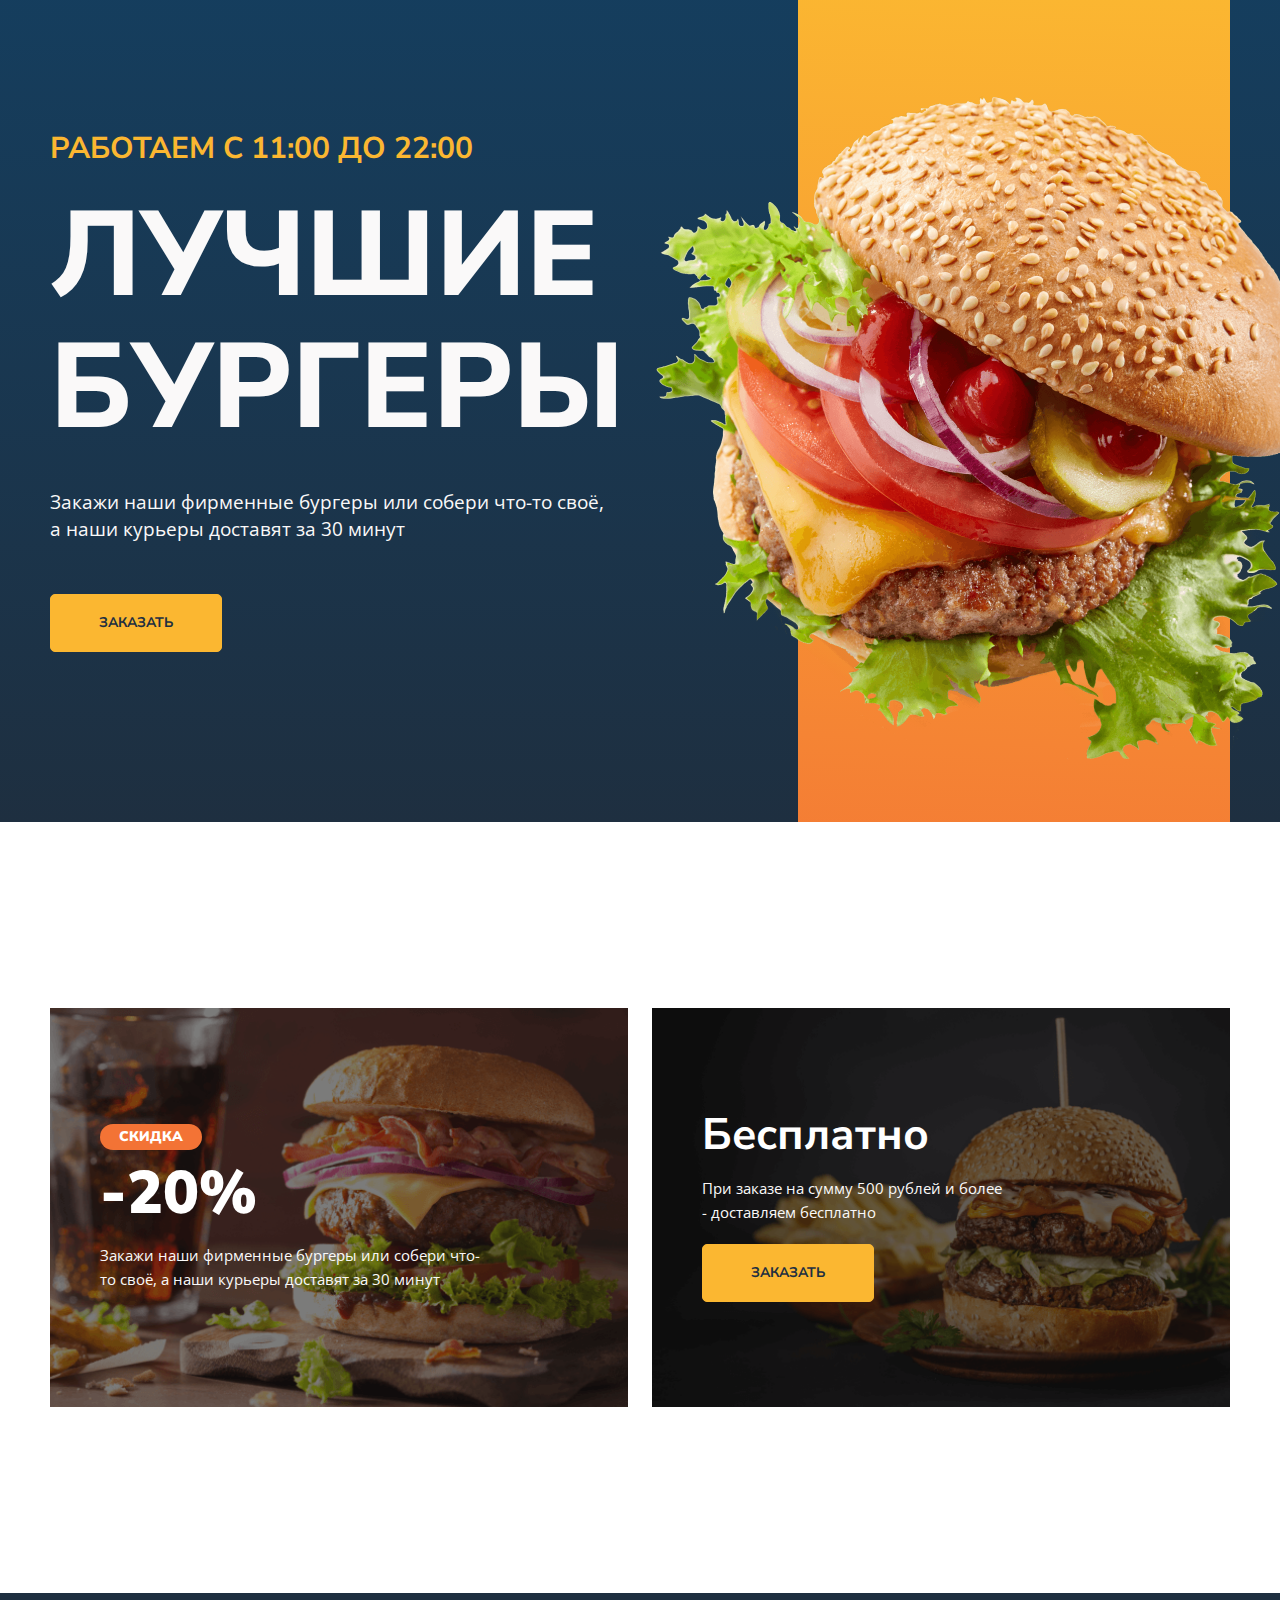
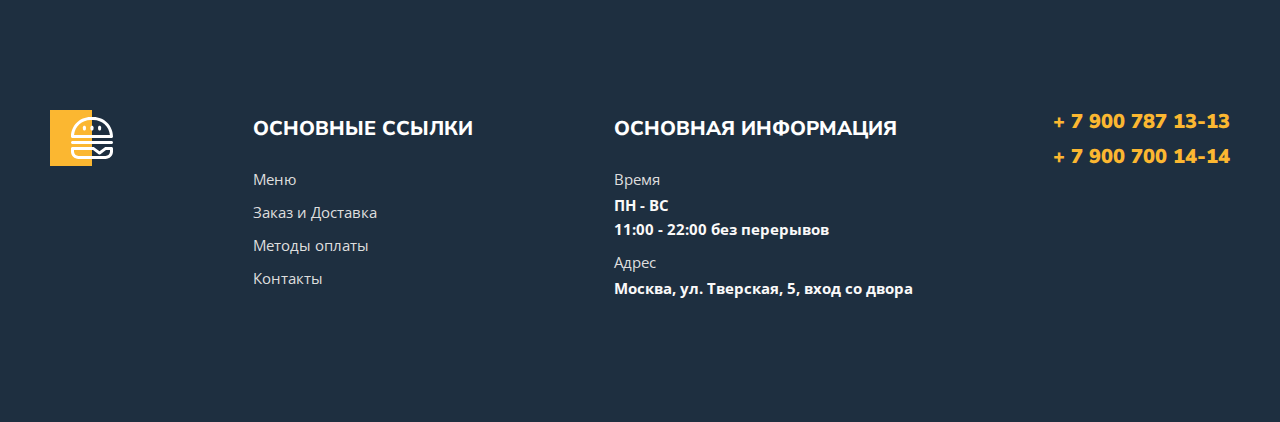
<file: index.html>
<!DOCTYPE html>
<html lang="ru">
<head>
    <meta charset="UTF-8">
    <meta http-equiv="X-UA-Compatible" content="IE=edge">
    <meta name="viewport" content="width=device-width, initial-scale=1.0">
    <title>Burger - Главная</title>
    <link rel="preconnect" href="https://fonts.googleapis.com"> 
    <link rel="preconnect" href="https://fonts.gstatic.com" crossorigin> 
    <link href="https://fonts.googleapis.com/css2?family=Nunito+Sans:wght@600;700;800;900&family=Open+Sans:wght@400;600;700&display=swap" rel="stylesheet">
    <link rel="stylesheet" href="styles/normalize.css">
    <link rel="stylesheet" href="styles/main.css">
</head>
<body>
    <div class="parent">
        <div class="main">
            <div class="wrapper">
                <div class="content">
                    <h1 class="content-title">
                        <span>работаем с 11:00 до 22:00</span>
                        Лучшие бургеры
                    </h1>
                    <p class="content-text">Закажи наши фирменные бургеры или собери что-то своё, а&nbsp;наши курьеры доставят за&nbsp;30&nbsp;минут</p>
                    <a class="content-link" href="menu.html">заказать</a>
                </div>
                <div class="visual">
                    <div class="visual-bg"></div>
                    <img src="images/burger.png" alt="Burger">
                </div>
            </div>
        </div>
        <div class="promo">
            <div class="wrapper">
                <div class="promo-left">
                    <p class="sale">Скидка</p>
                    <p class="cost">-20%</p>
                    <p class="promo-description">Закажи наши фирменные бургеры или собери что-то своё, а наши курьеры доставят за 30 минут</p>
                </div>
                <div class="promo-right">
                    <p class="free">Бесплатно</p>
                    <p class="promo-description">При заказе на сумму 500 рублей и более - доставляем бесплатно</p>
                    <a href="menu.html">Заказать</a>
                </div>
            </div>
        </div>
    </div>
    <footer class="footer">
        <div class="container">
            <div class="footer-box">
                <div class="footer-item">
                    <img class="footer-logo" src="images/footer-logo.svg" alt="Logo">
                </div>
                <div class="footer-item">
                    <h2>Основные ссылки</h2>
                    <ul class="footer-list">
                        <li><a href="menu.html">Меню</a></li>
                        <li><a href="#">Заказ и Доставка</a></li>
                        <li><a href="#">Методы оплаты</a></li>
                        <li><a href="#">Контакты</a></li>
                    </ul>
                    <ul class="footer-list footer-list-tel">
                        <li>
                            <a href="tel:+79007871313">+ 7 900 787 13-13</a>
                        </li>
                        <li>
                            <a href="tel:+79007001414">+ 7 900 700 14-14</a>
                        </li>
                    </ul>
                </div>
                <div class="footer-item">
                    <h2>Основная информация</h2>
                    <ul class="footer-list">
                        <li>
                            <span>Время</span>
                            ПН - ВС<br>
                            11:00 - 22:00 без перерывов
                        </li>
                        <li>
                            <span>Адрес</span>
                            Москва, ул. Тверская, 5, вход со двора
                        </li>
                    </ul>
                </div>
                <div class="footer-tel">
                    <ul class="footer-list footer-list-tel">
                        <li>
                            <a href="tel:+79007871313">+ 7 900 787 13-13</a>
                        </li>
                        <li>
                            <a href="tel:+79007001414">+ 7 900 700 14-14</a>
                        </li>
                    </ul>
                </div>
            </div>
        </div>
    </footer>
</body>
</html>
</file>
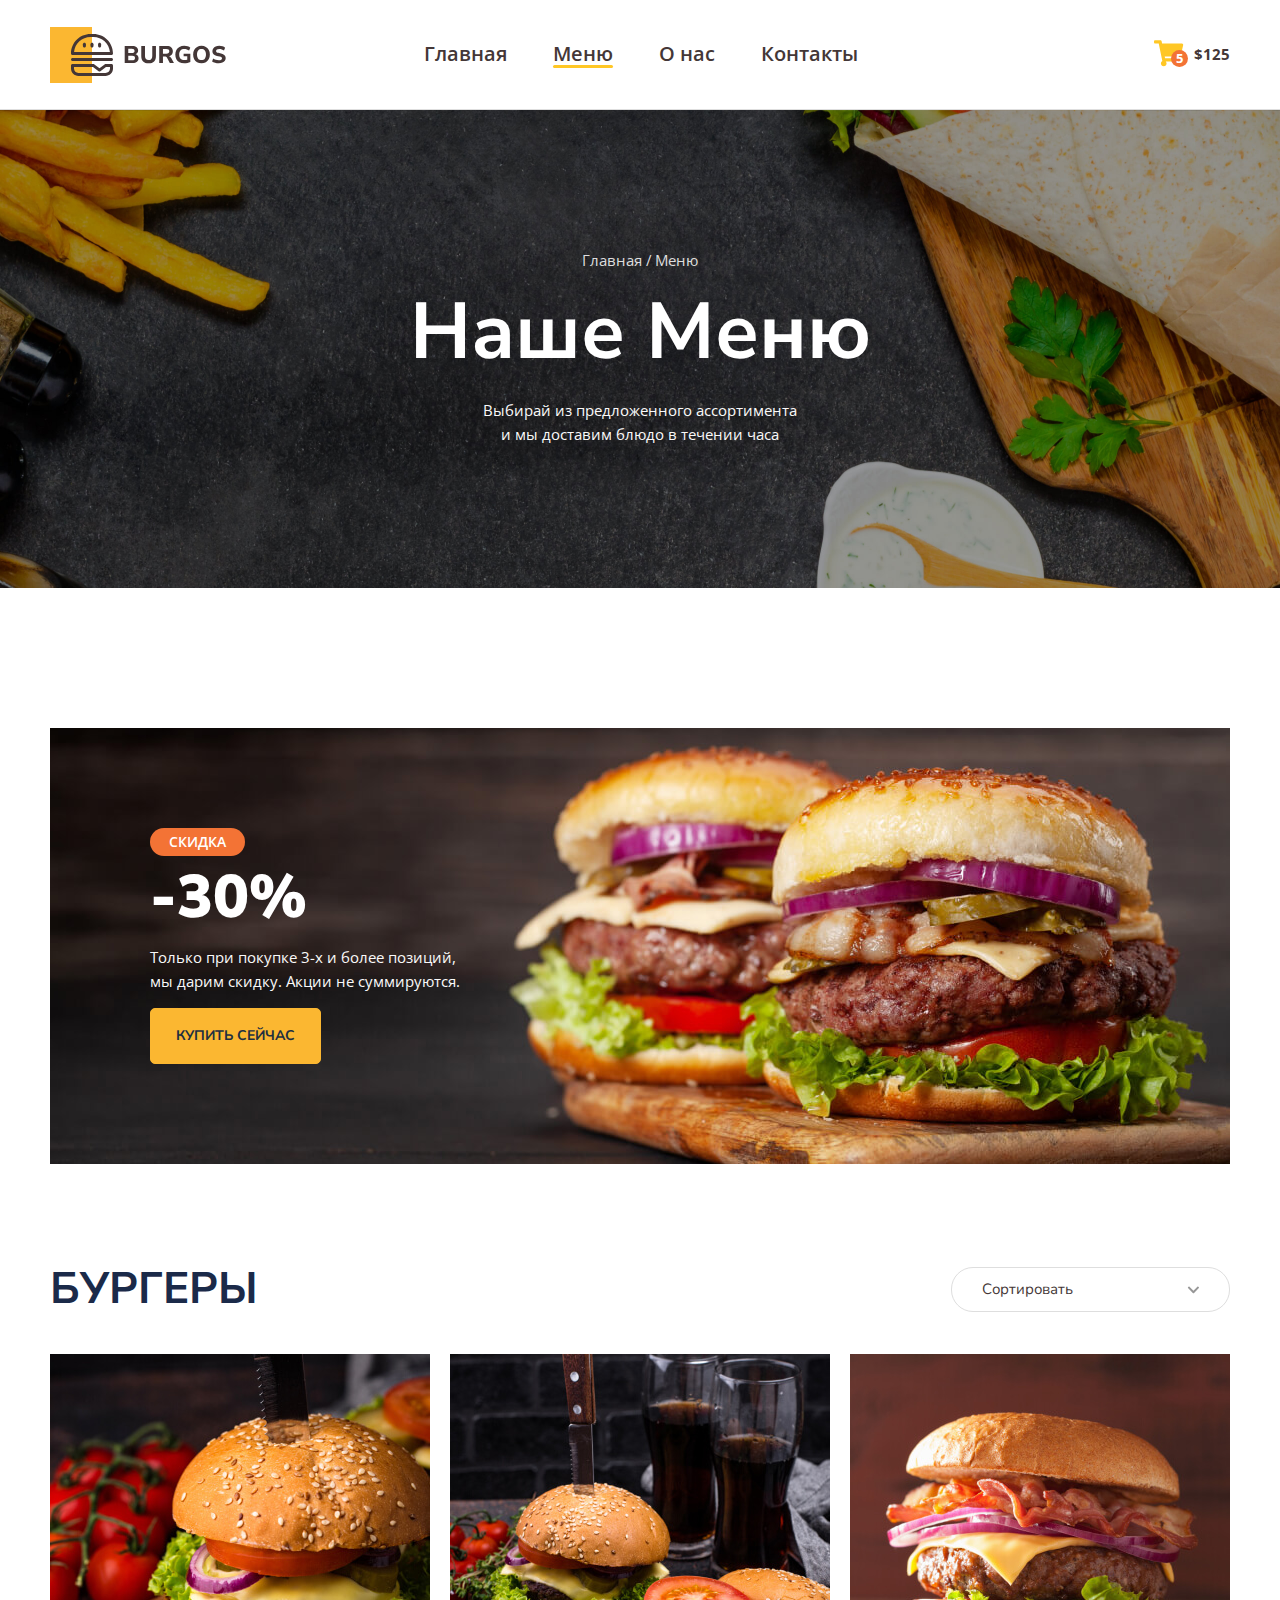
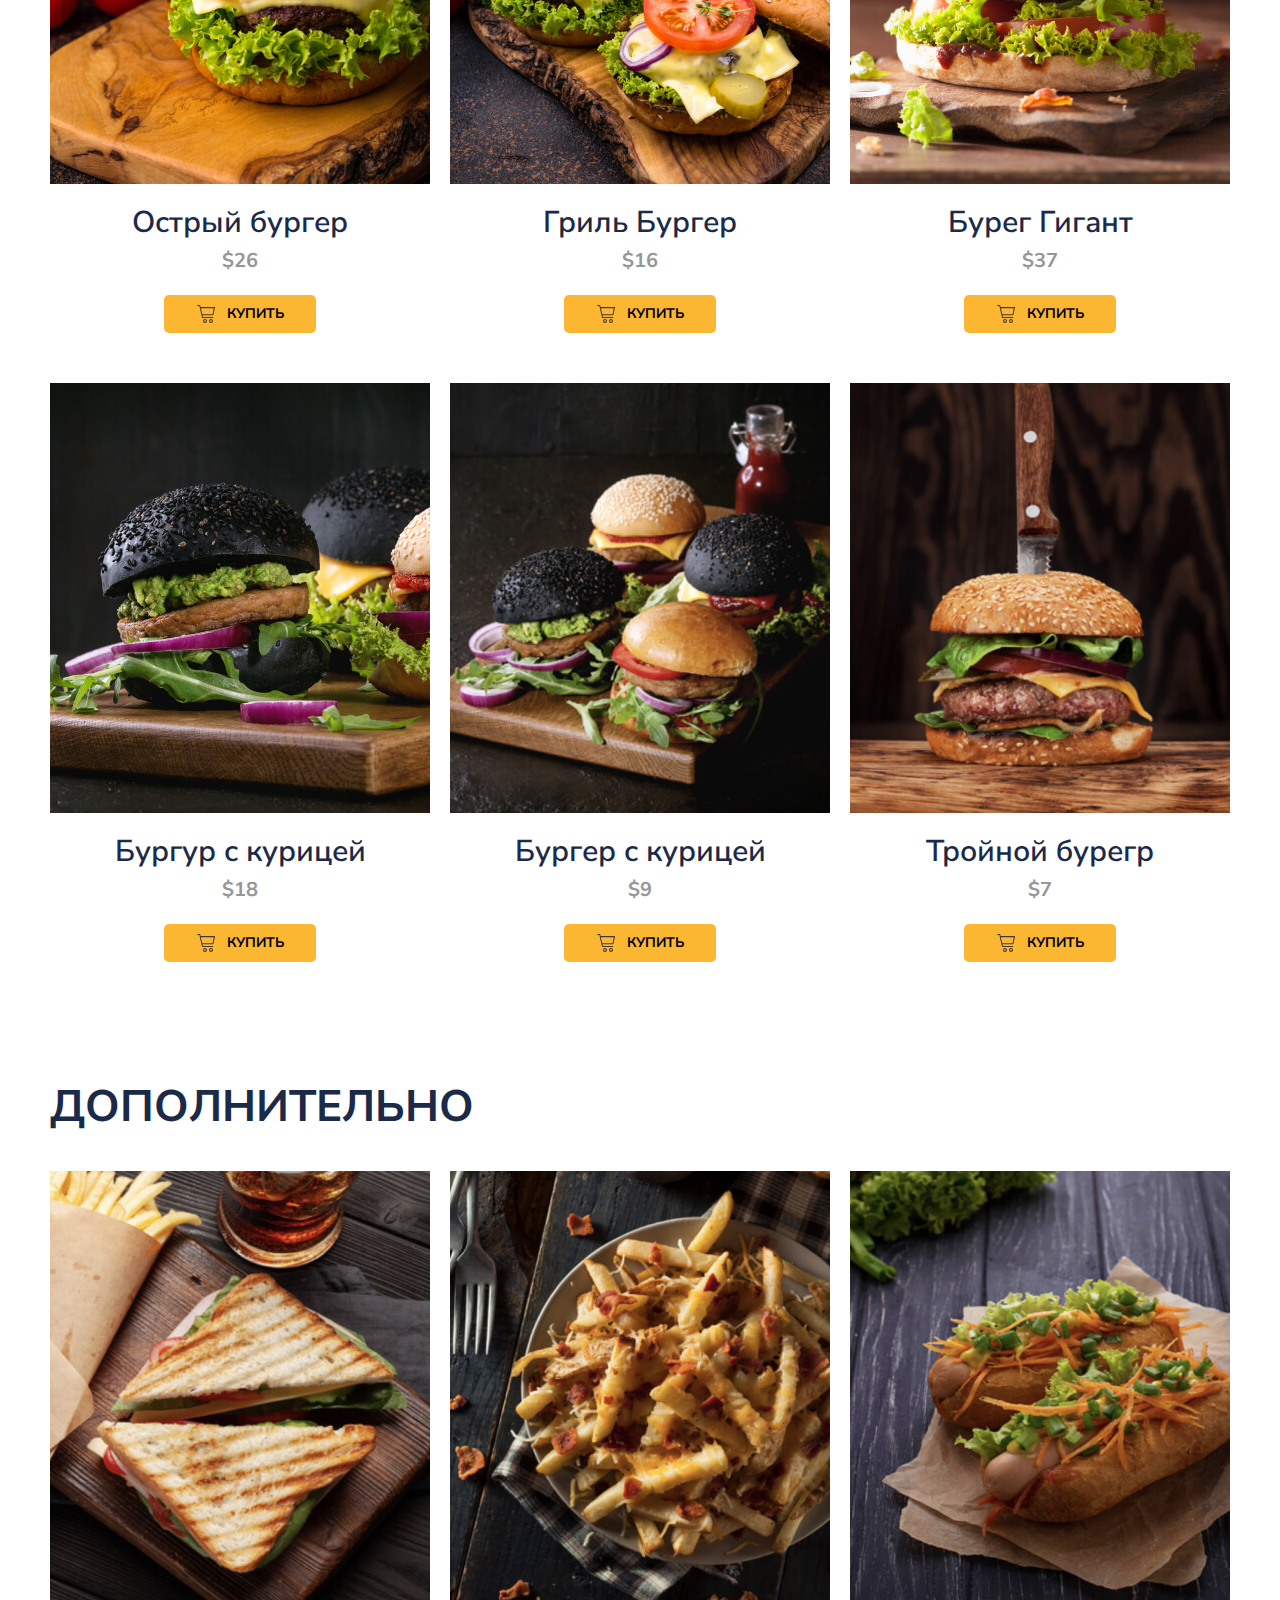
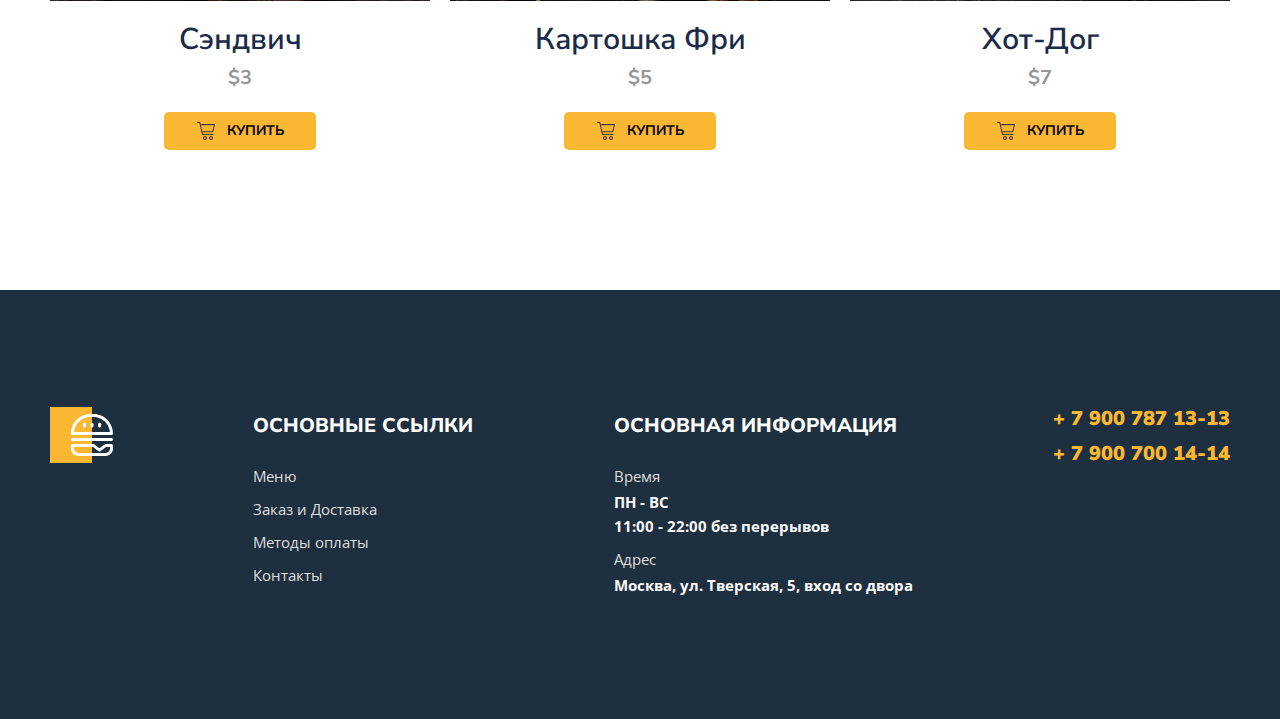
<file: menu.html>
<!DOCTYPE html>
<html lang="ru">
<head>
    <meta charset="UTF-8">
    <meta http-equiv="X-UA-Compatible" content="IE=edge">
    <meta name="viewport" content="width=device-width, initial-scale=1.0">
    <title>Burger - Меню</title>
    <link rel="preconnect" href="https://fonts.googleapis.com"> 
    <link rel="preconnect" href="https://fonts.gstatic.com" crossorigin> 
    <link href="https://fonts.googleapis.com/css2?family=Nunito+Sans:wght@600;700;800;900&family=Open+Sans:wght@400;600;700&display=swap" rel="stylesheet">
    <link rel="stylesheet" href="styles/normalize.css">
    <link rel="stylesheet" href="styles/main.css">
    <link rel="icon" sizes="16x16" href="images/favicon/favicon.ico">
    <link rel="icon" type="image/png" sizes="512x512" href="images/favicon/android-chrome-512x512.png">
    <link rel="apple-touch-icon" sizes="192x192" href="images/favicon/android-chrome-192x192.png">
    <link rel="apple-touch-icon" sizes="180x180" href="images/favicon/apple-touch-icon.png">
    <link rel="icon" type="image/png" sizes="32x32" href="images/favicon/favicon-32x32.png">
    <link rel="icon" type="image/png" sizes="16x16" href="images/favicon/favicon-16x16.png">
    <link rel="mask-icon" href="images/favicon/safari-pinned-tab.svg" color="#5bbad5">
    <meta name="msapplication-TileColor" content="#da532c">
    <meta name="theme-color" content="#ffffff">
</head>
<body>
    <header id="headerTop">
        <div class="container">
            <div class="header">
                <div class="header-burger">
                    <button class="burger" onclick="openModal()"></button>
                </div>
                <div class="header-item">
                    <a href="index.html" class="header-logo"></a>
                    <nav>
                        <ul class="header-nav">
                            <li><a href="index.html">Главная</a></li>
                            <li><a href="#" class="active">Меню</a></li>
                            <li><a href="#">О нас</a></li>
                            <li><a href="#">Контакты</a></li>
                        </ul>
                    </nav>
                </div>
                <button type="button" class="button">
                    <span class="button-item">
                        <img src="images/cart.svg" alt="Cart">
                        <span class="button-count">5</span>
                    </span>
                    <span class="button-text">$125</span>
                </button>
            </div>
        </div>
    </header>
    <div class="bg">
        <div class="container">
            <ul class="breadcrumbs">
                <li><a href="index.html">Главная</a></li>
                <li><a href="menu.html">Меню</a></li>
            </ul>
            <h1 class="title">Наше Меню</h1>
            <p class="description">Выбирай из предложенного ассортимента и мы доставим блюдо в течении часа</p>
        </div>
    </div>
    <main>
        <div class="banner">
            <div class="container">
                <div class="banner-box">
                    <h2 class="banner-title">
                        <span>скидка</span>
                        -30%
                    </h2>
                    <p class="banner-text">
                        Только при покупке 3-х и более позиций, мы&nbsp;дарим скидку. Акции не суммируются.
                    </p>
                    <a href="#menuBurger" class="banner-link">купить сейчас</a>
                </div>
            </div>
        </div>
        <section class="menu" id="menuBurger">
            <div class="container">
                <div class="menu-header">
                    <h2 class="menu-title">
                        Бургеры
                    </h2>
                    <select class="menu-select">
                        <option value="">Сортировать</option>
                        <option value="up">По возрастанию</option>
                        <option value="down">По убыванию</option>
                    </select>
                </div>
                <div class="menu-grid">
                    <!-- Острый бургер -->
                    <div class="menu-grid-item">
                        <div class="menu-grid-cover">
                            <img src="images/menu/01.jpg" alt="Острый бургер">
                        </div>
                        <p class="menu-grid-title">Острый бургер</p>
                        <p class="menu-grid-price">$26</p>
                        <button type="button" class="menu-grid-btn">
                            <span class="menu-grid-icon"></span>
                            <span class="menu-grid-text">купить</span>
                        </button>
                    </div>
                    <!-- Гриль Бургер -->
                    <div class="menu-grid-item">
                        <div class="menu-grid-cover">
                            <img src="images/menu/02.jpg" alt="Гриль Бургер">
                        </div>
                        <p class="menu-grid-title">Гриль Бургер</p>
                        <p class="menu-grid-price">$16</p>
                        <button type="button" class="menu-grid-btn">
                            <span class="menu-grid-icon"></span>
                            <span class="menu-grid-text">купить</span>
                        </button>
                    </div>
                    <!-- Бурег Гигант -->
                    <div class="menu-grid-item">
                        <div class="menu-grid-cover">
                            <img src="images/menu/03.jpg" alt="Бурег Гигант">
                        </div>
                        <p class="menu-grid-title">Бурег Гигант</p>
                        <p class="menu-grid-price">$37</p>
                        <button type="button" class="menu-grid-btn">
                            <span class="menu-grid-icon"></span>
                            <span class="menu-grid-text">купить</span>
                        </button>
                    </div>
                    <!-- Бургур с курицей -->
                    <div class="menu-grid-item">
                        <div class="menu-grid-cover">
                            <img src="images/menu/04.jpg" alt="Бургур с курицей">
                        </div>
                        <p class="menu-grid-title">Бургур с курицей</p>
                        <p class="menu-grid-price">$18</p>
                        <button type="button" class="menu-grid-btn">
                            <span class="menu-grid-icon"></span>
                            <span class="menu-grid-text">купить</span>
                        </button>
                    </div>
                    <!-- Бургер с курицей -->
                    <div class="menu-grid-item">
                        <div class="menu-grid-cover">
                            <img src="images/menu/05.jpg" alt="Бургер с курицей">
                        </div>
                        <p class="menu-grid-title">Бургер с курицей</p>
                        <p class="menu-grid-price">$9</p>
                        <button type="button" class="menu-grid-btn">
                            <span class="menu-grid-icon"></span>
                            <span class="menu-grid-text">купить</span>
                        </button>
                    </div>
                    <!-- Тройной бурегр -->
                    <div class="menu-grid-item">
                        <div class="menu-grid-cover">
                            <img src="images/menu/06.jpg" alt="Тройной бурегр">
                        </div>
                        <p class="menu-grid-title">Тройной бурегр</p>
                        <p class="menu-grid-price">$7</p>
                        <button type="button" class="menu-grid-btn">
                            <span class="menu-grid-icon"></span>
                            <span class="menu-grid-text">купить</span>
                        </button>
                    </div>
                </div>
            </div>
        </section>
        <section class="menu menu-other">
            <div class="container">
                <div class="menu-header">
                    <h2 class="menu-title">
                        Дополнительно
                    </h2>
                </div>
                <div class="menu-grid">
                    <!-- Сэндвич -->
                    <div class="menu-grid-item">
                        <div class="menu-grid-cover">
                            <img src="images/menu/07.jpg" alt="Сэндвич">
                        </div>
                        <p class="menu-grid-title">Сэндвич</p>
                        <p class="menu-grid-price">$3</p>
                        <button type="button" class="menu-grid-btn">
                            <span class="menu-grid-icon"></span>
                            <span class="menu-grid-text">купить</span>
                        </button>
                    </div>
                    <!-- Картошка Фри -->
                    <div class="menu-grid-item">
                        <div class="menu-grid-cover">
                            <img src="images/menu/08.jpg" alt="Картошка Фри">
                        </div>
                        <p class="menu-grid-title">Картошка Фри</p>
                        <p class="menu-grid-price">$5</p>
                        <button type="button" class="menu-grid-btn">
                            <span class="menu-grid-icon"></span>
                            <span class="menu-grid-text">купить</span>
                        </button>
                    </div>
                    <!-- Хот-Дог -->
                    <div class="menu-grid-item">
                        <div class="menu-grid-cover">
                            <img src="images/menu/09.jpg" alt="Хот-Дог">
                        </div>
                        <p class="menu-grid-title">Хот-Дог</p>
                        <p class="menu-grid-price">$7</p>
                        <button type="button" class="menu-grid-btn">
                            <span class="menu-grid-icon"></span>
                            <span class="menu-grid-text">купить</span>
                        </button>
                    </div>
                </div>
            </div>
        </section>
    </main>
    <footer class="footer">
        <div class="container">
            <div class="footer-box">
                <div class="footer-item">
                    <img class="footer-logo" src="images/footer-logo.svg" alt="Logo">
                </div>
                <div class="footer-item">
                    <h2>Основные ссылки</h2>
                    <ul class="footer-list">
                        <li><a href="menu.html">Меню</a></li>
                        <li><a href="#">Заказ и Доставка</a></li>
                        <li><a href="#">Методы оплаты</a></li>
                        <li><a href="#">Контакты</a></li>
                    </ul>
                    <ul class="footer-list footer-list-tel">
                        <li>
                            <a href="tel:+79007871313">+ 7 900 787 13-13</a>
                        </li>
                        <li>
                            <a href="tel:+79007001414">+ 7 900 700 14-14</a>
                        </li>
                    </ul>
                </div>
                <div class="footer-item">
                    <h2>Основная информация</h2>
                    <ul class="footer-list">
                        <li>
                            <span>Время</span>
                            ПН - ВС<br>
                            11:00 - 22:00 без перерывов
                        </li>
                        <li>
                            <span>Адрес</span>
                            Москва, ул. Тверская, 5, вход со двора
                        </li>
                    </ul>
                </div>
                <div class="footer-tel">
                    <ul class="footer-list footer-list-tel">
                        <li>
                            <a href="tel:+79007871313">+ 7 900 787 13-13</a>
                        </li>
                        <li>
                            <a href="tel:+79007001414">+ 7 900 700 14-14</a>
                        </li>
                    </ul>
                </div>
            </div>
        </div>
    </footer>
    <a href="#headerTop" class="button-up hidden" id="btnUp">Наверх</a>
    <div id="modal" class="modal">
        <ul class="header-nav">
            <li><a href="index.html">Главная</a></li>
            <li><a href="#" class="active">Меню</a></li>
            <li><a href="#">О нас</a></li>
            <li><a href="#">Контакты</a></li>
        </ul>
        <button class="burger-close" onclick="closeModal()"></button>
    </div>
    <script src="scripts/main.js"></script>
</body>
</html>
</file>
<file: styles/main.css>
body {
    font-family: 'Nunito Sans', sans-serif;
}

.container {
    max-width: 1180px;
    margin: 0 auto;
    padding-left: 15px;
    padding-right: 15px;
}

header {
    border-bottom: 1px solid #DEDEDE;
}

.header {
    font-family: 'Open Sans', sans-serif;
    display: flex;
    align-items: center;
    justify-content: space-between;
    padding-top: 26px;
    padding-bottom: 25px;
}

.header-item {
    display: flex;
    align-items: center;
    justify-content: space-between;
    flex-basis: 68.5%;
}

.header-logo {
    display: block;
    background-image: url(../images/logo.svg);
    background-repeat: no-repeat;
    background-size: cover;
    width: 176px;
    height: 56px;
}

.header-nav {
    display: flex;
    list-style: none;
    padding-left: 0;
    gap: 46px;
}

.header-nav a {
    font-weight: 600;
    font-size: 20px;
    color: #443737;
    text-decoration: none;
    transition: .3s;
}

.header-nav a:hover {
    color: #FFC725;
}

.header-nav a::after {
    content: '';
    width: 100%;
    height: 3px;
    border-radius: 1.5px;
    background: transparent;
    display: block;
}

.header-nav a.active::after {
    background: #FFC725;
}

.button {
    display: flex;
    align-items: center;
    background-color: transparent;
    border: none;
    padding: 0;
    gap: 10px;
    cursor: pointer;
}

.button-item {
    position: relative;
}

.button-count {
    font-weight: bold;
    font-size: 13px;
    color: #FFFFFF;
    background-color: #F37335;
    border-radius: 100%;
    position: absolute;
    width: 17px;
    height: 17px;
    text-align: center;
    line-height: 1.3;
    bottom: 3px;
    right: -4px;
}

.button-text {
    color: #443737;
    font-weight: 700;
    font-size: 15px;
}

.bg {
    text-align: center;
    color: #FFFFFF;
    background-image: url(../images/bg.jpg);
    background-size: cover;
    background-position: center center;
    padding: 142px 0;
}

.breadcrumbs {
    padding-left: 0;
    margin-top: 0;
    list-style-type: none;
    display: flex;
    justify-content: center;
    gap: 7px;
}

.breadcrumbs a {
    color: #DEDEDE;
    font-size: 15px;
    font-family: 'Open Sans', sans-serif;
    text-decoration: none;
    transition: .3s;
}

.breadcrumbs a:hover {
    color: #FFC725;
}

.breadcrumbs a::before {
    content: '/';
    position: relative;
    left: -3px;
    pointer-events: none;
}

.breadcrumbs a:hover::before {
    color: #DEDEDE;
}

.breadcrumbs li:first-child a::before {
    display: none;
}

.title {
    font-weight: bold;
    font-size: 79px;
    margin-top: 17px;
    margin-bottom: 20px;
}

.description {
    font-family: 'Open Sans', sans-serif;
    font-size: 15px;
    line-height: 1.6;
    color: #FAF9F9;
    max-width: 320px;
    margin: 0 auto;
}

main {
    margin-top: 140px;
}

.banner-box {
    background-image: url(../images/banner-bg.jpg);
    background-repeat: no-repeat;
    background-size: cover;
    background-position: 0 center;
    padding: 100px;
    margin-bottom: 80px;
}

.banner-title {
    color: #FFFFFF;
    font-weight: 900;
    font-size: 60px;
    line-height: 76px;
    margin: 0;
}

.banner-title > span {
    font-family: 'Open Sans', sans-serif;
    font-weight: 600;
    font-size: 14px;
    line-height: 18px;
    color: #FFFFFF;
    background-color: #F37335;
    border-radius: 14px;
    max-width: 95px;
    text-align: center;
    padding: 5px 0px;
    text-transform: uppercase;
    display: block;
    margin-bottom: 3px;
}

.banner-text {
    font-family: 'Open Sans', sans-serif;
    font-weight: normal;
    font-size: 15px;
    line-height: 24px;
    color: #FAF9F9;
    margin: 10px 0px 0px 0px;
    max-width: 353px;
}

.banner-link {
    font-weight: bold;
    font-size: 14px;
    line-height: 18px;
    color: #1E2F40;
    text-decoration: none;
    text-transform: uppercase;
    background-color: #FBB731;
    padding: 18px 25px;
    border-radius: 5px;
    display: inline-block;
    margin-top: 15px;
    border: 1px solid #FBB731;
    transition: .3s;
}

.banner-link:hover {
    background-color: transparent;
    color: #FBB731;
}

.menu {
    padding-top: 20px;
}

.menu-header {
    display: flex;
    justify-content: space-between;
    align-items: center;
    margin-bottom: 39px;
}

.menu-title {
    font-size: 44px;
    font-weight: 700;
    text-transform: uppercase;
    color: #1B2A49;
    margin: 0;
}

.menu-select {
    border: 1px solid #DEDEDE;
    border-radius: 22px;
    padding: 13px 30px;
    color: #443737;
    font-size: 15px;
    -webkit-appearance: none;
    -moz-appearance: none;
    appearance: none;
    flex-basis: 279px;
    background-color: #FFFFFF;
    background-image: url(../images/arrow.svg);
    background-size: 12.79px 7.75px;
    background-repeat: no-repeat;
    background-position: 89% center;
}

.menu-grid {
    display: grid;
    grid-template-columns: repeat(3, 1fr);
    gap: 50px 20px;
    text-align: center;
    margin-bottom: 100px;
}

.menu-grid-cover {
    width: 100%;
    height: 430px;
    position: relative;
    overflow: hidden;
}

.menu-grid-cover img {
    position: absolute;
    left: 50%;
    top: 50%;
    transform: translate(-50%, -50%);
    -o-object-fit: cover;
    object-fit: cover;
    width: 100%;
    height: 430px;
}

.menu-grid-title {
    color: #1B2A49;
    font-size: 30px;
    font-weight: 600;
    line-height: 38px;
    margin: 20px 0px 0px 0px;
}

.menu-grid-price {
    color: #979797;
    font-size: 20px;
    font-weight: 700;
    line-height: 28px;
    margin: 5px 0px 20px 0px;
}

.menu-grid-btn {
    background-color: #FBB731;
    border: none;
    width: 152px;
    padding: 10px 30px;
    display: flex;
    gap: 12px;
    justify-content: center;
    align-items: center;
    margin: 0 auto;
    cursor: pointer;
    border-radius: 5px;
    transition: .3s;
}

.menu-grid-btn:hover {
    background-color: #F37335;
}

.menu-grid-icon {
    background-image: url(../images/cart-menu.svg);
    width: 18px;
    height: 18px;
    display: block;
}

.menu-grid-text {
    font-size: 14px;
    font-weight: 700;
    line-height: 18px;
    text-transform: uppercase;
    display: block;
    padding: 0;  
}

.footer {
    background: #1E2F40;
    color: #fff;
    padding-top: 117px;
    padding-bottom: 106px;
    margin-top: 140px;
}

.footer-box {
    display: flex;
    justify-content: space-between;
}

.footer-logo {
    width: 63px;
    height: 56px;
}

.footer-item {
    flex: 0 0 auto;
}

.footer-item h2 {
    font-size: 20px;
    font-weight: 800;
    line-height: 38px;
    text-transform: uppercase;
    margin-bottom: 19px;
    margin-top: 0;
}

.footer-list {
    padding-left: 0;
    list-style-type: none;
}

.footer-item li {
    margin-bottom: 9px;
    font-family: 'Open Sans', sans-serif;
    font-size: 15px;
    color: #FAF9F9;
    font-weight: 700;
    line-height: 24px;
}

.footer-item a {
    color: #DEDEDE;
    text-decoration: none;
    font-weight: 400;
    transition: .3s;
}

.footer-item a:hover {
    color: #FBB731;
}

.footer-item span {
    color: #DEDEDE;
    display: block;
    font-weight: 400;
    margin-bottom: 2px;
}

.footer-list-tel {
    margin-top: 0;
}

.footer-list-tel li {
    margin-bottom: 12px;
}

.footer-list-tel a {
    font-size: 20px;
    font-weight: 900;
    color: #FBB731;
    text-decoration: none;
    transition: .3s;
}

.footer-list-tel a:hover {
    color: #DEDEDE;
}

.button-up {
    background-color: #FBB731;
    font-size: 14px;
    font-weight: 700;
    text-transform: uppercase;
    color: #1E2F40;
    text-decoration: none;
    padding: 5px 20px;
    position: fixed;
    bottom: 20px;
    right: 20px;
    border-radius: 5px;
    transition: 1s;
}

.button-up:hover {
    background-color: #F37335;
}

.button-up.hidden {
    opacity: 0;
}

.button-up.visible {
    opacity: 1;
}

/* Style INDEX */
.parent {
    width: 100%;
    overflow-x: hidden;
    position: relative;
    margin-top: 0;
}

.main {
    background: linear-gradient(180deg, #0C4C7B -100%, #1E2F40 100%);
}

.wrapper {
    max-width: 1180px;
    margin: 0 auto;
    display: flex;
    justify-content: space-between;
}

.content {
    color: #FAF9F9;
    flex: 0 0 580px;
    padding-top: 130px;
    padding-bottom: 170px;
}

.content-title {
    font-size: 120px;
    font-weight: 800;
    text-transform: uppercase;
    line-height: 132px;
    margin-bottom: 35px;
    margin-top: 0;
}

.content-title  span {
    color: #FBB731;
    font-size: 30px;
    font-weight: 700;
    line-height: 38px;
    display: block;
    margin-bottom: 22px;
} 

.content-text {
    font-size: 19px;
    font-family: 'Open Sans', sans-serif;
    line-height: 1.4;
    margin-bottom: 52px;
}

.content-link, 
.promo a {
    color: #1E2F40;
    background-color:#FBB731;
    border-radius: 5px;
    text-decoration: none;
    padding: 20px 48px;
    display: inline-block;
    text-transform: uppercase;
    font-size: 14px;
    font-weight: 700;
    border: 1px solid #FBB731;
    transition: .3s;
}

.content-link:hover, 
.promo a:hover {
    background-color: transparent;
    color: #FBB731;
}

.visual {
    flex-grow: 1;
    display: flex;
    justify-content: flex-end;
    position: relative;
}

.visual-bg {
    width: 432px;
    height: 100%;
    background: linear-gradient(2.42deg, #F37335 -19.6%, #FBB731 100.79%, #FDC830 100.79%);
}

.main img {
    width: 829px;
    position: absolute;
    right: -170px;
    top: -41px;
}

.promo {
    padding-top: 186px;
    padding-bottom: 46px;
}

.promo-left,
.promo-right {
    flex: 0 0 49%;
    color: #fff;
    box-sizing: border-box;
    background-repeat: no-repeat;
    background-size: cover;
    background-position: center;
}

.promo-left {
    background-image: url(../images/promo-left.png);
    padding: 116px 50px;
}

.promo-right {
    background-color: black;
    background-image: url(../images/promo-right.png);
    padding: 102px 50px;
}

.sale {
    font-size: 14px;
    font-weight: 900;
    background: #F37335;
    padding: 5px 19px;
    border-radius: 14px;
    display: inline-block;
    text-transform: uppercase;
    margin-bottom: 3px;
    margin-top: 0;
}

.cost {
    font-size: 60px;
    font-weight: 900;
    margin-bottom: 8px;
    margin-top: 6px;
}

.promo-description {
    font-size: 15px;
    font-family: 'Open Sans', sans-serif;
    color: #FAF9F9;
    line-height: 24px;
    margin-bottom: 0;
}

.promo-left .promo-description {
    max-width: 392px;
}

.promo-right .promo-description {
    max-width: 300px;
    margin-bottom: 20px;
}

.free {
    font-size: 44px;
    font-weight: 700;
    margin-bottom: 10px;
    margin-top: 0;
}

/* Modal */

.burger {
    width: 34px;
    height: 22px;
    background-color: transparent;
    background-image: url(../images/burger.svg);
    background-repeat: no-repeat;
    background-size: contain;
    border: none;
    cursor: pointer;
}

#modal {
    max-width: 500px;
    background-color: cornsilk;
    text-align: center;
    position: absolute;
    top: -400px;
    left: 0;
    right: 0;
    margin: 20px auto 0;
    transition: .5s;
    padding: 40px 30px;
    box-sizing: border-box;
}

#modal .header-nav {
    flex-direction: column;
    max-width: 300px;
    margin: 0 auto;
    align-items: center;
}

.burger-close {
    width: 22px;
    height: 22px;
    background-color: transparent;
    background-image: url(../images/close.svg);
    background-repeat: no-repeat;
    background-size: contain;
    border: none;
    cursor: pointer;
    position: absolute;
    top: 20px;
    right: 20px;
}

/* Responsive */
@media (min-width: 1001px) {
    .footer-list + .footer-list-tel {
        display: none;
    }
}

@media (min-width: 766px) {
    .header-burger {
        display: none;
    }
}

@media (max-width: 1166px) {
    /* Index */

    .main > .wrapper {
        max-width: 738px;
    }

    .main > .wrapper > .content {
        padding-top: 42px;
        padding-bottom: 122px;
        flex: 0 0 416px;
    }

    .content-title {
        font-size: 86px;
        margin-bottom: 28px;

    }

    .content-text {
        font-size: 14px;
        margin-bottom: 30px;
    }

    .content-link {
        font-size: 13px;
    }

    .content-title span {
        font-size: 22px;
        margin-bottom: 0;
    }

    .main > .wrapper > .visual {
        position: inherit;
        margin-right: 29px;
    }

    .main > .wrapper > .visual > .visual-bg {
        max-width: 198px;
    }

    .main > .wrapper > .visual img {
        max-width: 496px;
        top: 186px;
        right: -102px;
    }

    .promo {
        padding-top: 106px;
        padding-bottom: 0;
        padding-left: 15px;
        padding-right: 15px;
    }

    .promo-right a {
        font-size: 13px;
    }
}

@media (max-width: 1000px) {
    .container {
        max-width: 738px;
    }

    .header-logo {
        width: 150px;
        height: 48px;
        background-size: contain;
    }

    .header-nav {
        gap: 22px;
    }

    .header-item {
        flex-basis: 75.5%;
    }

    main {
        margin-top: 72px;
    }

    .banner-box {
        background-position: -80px center;
        padding: 100px 40px 120px;
    }

    .menu-grid {
        grid-template-columns: repeat(2, 1fr);
        gap: 50px 15px;
    }
    
    .menu-other {
        overflow: hidden;
        height: 680px;
    }

    .menu-other .menu-grid {
        display: flex;
        width: auto;
        overflow-x: scroll;
        overflow-y: hidden;
        padding-bottom: 50px;
    }

    .menu-other .menu-grid-item {
        flex: 0 0 50%;
    }

    .menu-other .menu-grid-cover,
    .menu-other .menu-grid-cover img {
        height: 430px;
    }

    .footer-tel {
        display: none;
    }

    .footer-list + .footer-list-tel {
        display: block;
    }
}

@media (max-width: 765px) {
    nav {
        display: none;
    }

    .header {
        gap: 21px;
    }

    .footer {
        padding-top: 54px;
        padding-bottom: 60px;
        margin-top: 64px;
    }

    .footer-box {
        display: grid;
        grid-template-columns: 1fr 176px;
        grid-template-areas: "a b" "c c" "d d";
        gap: 30px 0px;
    }

    .footer-box > div:nth-child(1) {
        grid-area: a;
    }

    .footer-box > div:nth-child(2) {
        grid-area: c;
    }

    .footer-box > div:nth-child(3) {
        grid-area: d;
    }

    .footer-box > div:nth-child(4) {
        grid-area: b;
        text-align: right;
    }

    .footer-list + .footer-list-tel {
        display: none;
    }

    .footer-tel {
        display: block;
    }
}

@media (max-width: 567px) {
    .breadcrumbs a {
        font-size: 14px;
    }

    .title {
        font-size: 38px;
    }

    .description {
        font-size: 12px;
    }

    .bg {
        padding: 55px 0;
    }

    .banner-box {
        background-position: 17% center;
        padding: 35px 24px 54px;
    }

    .menu-title {
        font-size: 27px;
    }

    .menu-select {
        flex-basis: 136px;
    }

    .menu-grid {
        grid-template-columns: repeat(2, 1fr);
        gap: 24px 12px;
    }

    .menu-grid-cover,
    .menu-grid-cover img {
        height: 320px;
    }

    .menu-other .menu-grid-cover,
    .menu-other .menu-grid-cover img {
        height: 320px;
    }

    .menu-grid-title {
        font-size: 13px;
    }

    .menu-grid-price {
        font-size: 16px;
    }

    .menu-other {
        height: 550px;
    }

    .menu-other .menu-grid-item {
        flex: 0 0 50%;
    }
}

@media (max-width: 400px) {
    .menu-other {
        height: 430px;
    }
    
    .menu-grid-cover,
    .menu-grid-cover img {
        height: 180px;
    }

    .menu-other .menu-grid-cover,
    .menu-other .menu-grid-cover img {
        height: 180px;
    }
}

@media (max-width: 360px) {
    .header-logo {
        width: 116px;
        height: 37px;
        background-size: contain;
    }

    main {
        margin-top: 33px;
    }
    
    .container {
        max-width: 290px;
        padding: 0;
    }
    
    .banner-box {
        background-position: 25% center;
        margin-bottom: 38px;

    }

    .menu-header {
        margin-bottom: 24px;
    }

    .menu-select {
        font-size: 12px;
        padding: 13px 20px;
    }

    .menu-grid {
        grid-template-columns: repeat(2, 139px);
        gap: 24px 12px;
        margin-bottom: 50px;
    }

    .menu-grid-title {
        margin-top: 7px;
    }

    .menu-grid-price {
        margin-top: 0;
        margin-bottom: 7px;
    }

    .menu-grid-btn {
        width: 129px;
    }

    .menu-other {
        height: 380px;
    }

    .footer {
        margin-top: 60px;
        padding-bottom: 30px;
    }
}
</file>
